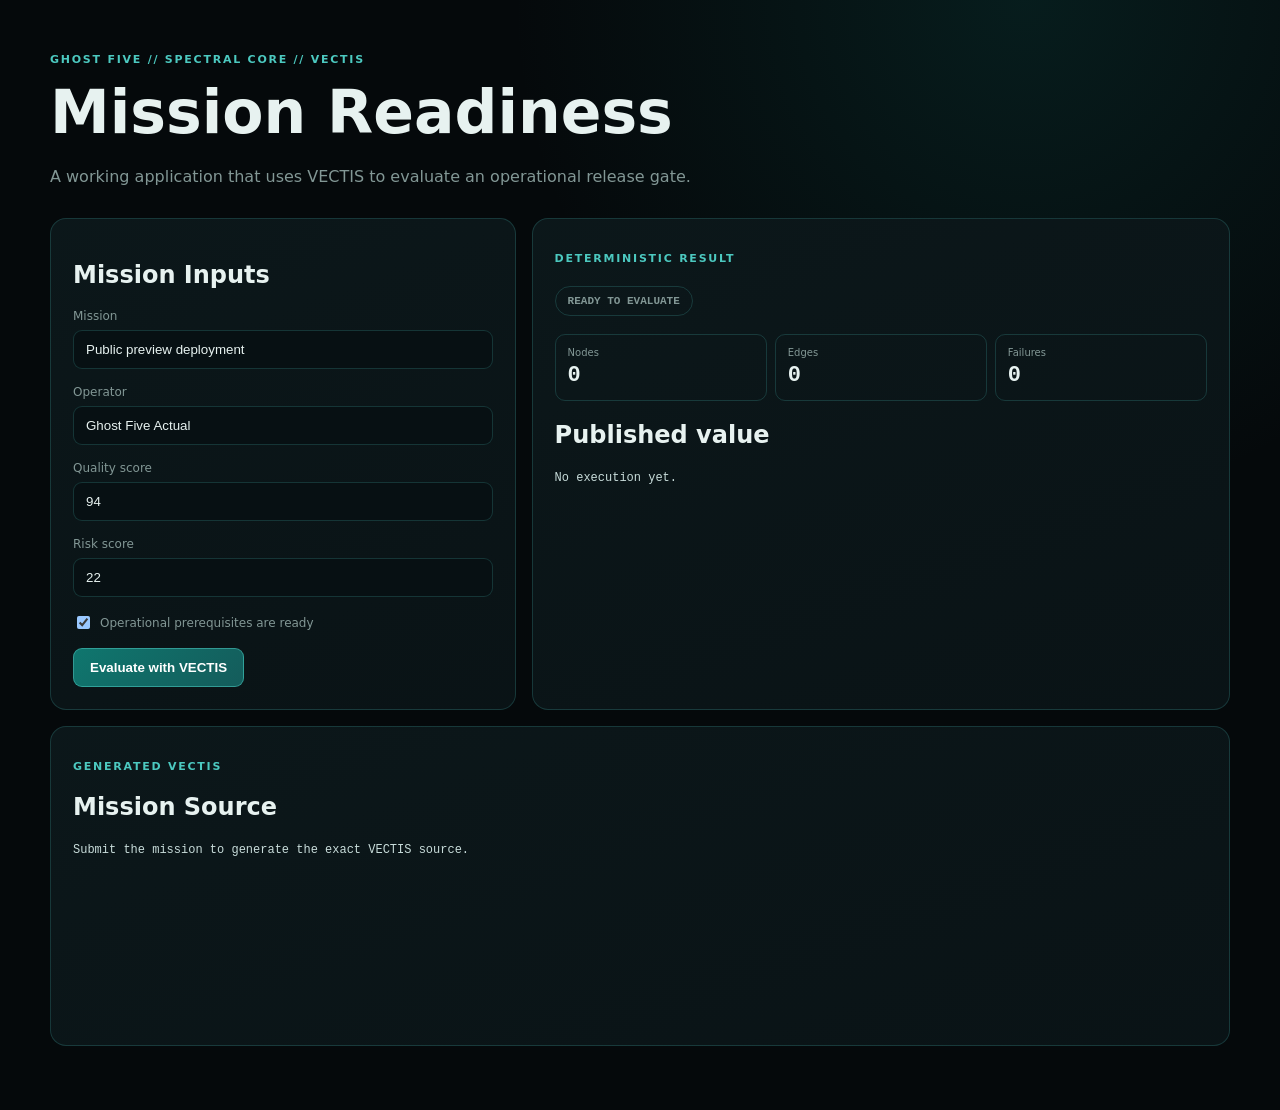
<file: src/vectis/demo_assets/index.html>
<!doctype html>
<!-- GHOST FIVE // SPECTRAL CORE // VECTIS | Mission Readiness demo application. -->
<html lang="en">
<head>
  <meta charset="utf-8">
  <meta name="viewport" content="width=device-width, initial-scale=1">
  <meta name="color-scheme" content="dark">
  <title>VECTIS Mission Readiness</title>
  <link rel="stylesheet" href="styles.css">
  <script src="app.js" defer></script>
</head>
<body>
  <main class="shell">
    <header class="masthead">
      <p class="brand">GHOST FIVE // SPECTRAL CORE // VECTIS</p>
      <h1>Mission Readiness</h1>
      <p class="lede">A working application that uses VECTIS to evaluate an operational release gate.</p>
    </header>

    <section class="grid">
      <form class="panel form-panel" id="readiness-form">
        <h2>Mission Inputs</h2>
        <label>Mission<input id="mission" value="Public preview deployment" required></label>
        <label>Operator<input id="operator" value="Ghost Five Actual" required></label>
        <label>Quality score<input id="quality" type="number" min="0" max="100" value="94" required></label>
        <label>Risk score<input id="risk" type="number" min="0" max="100" value="22" required></label>
        <label class="check"><input id="ready" type="checkbox" checked> Operational prerequisites are ready</label>
        <button type="submit">Evaluate with VECTIS</button>
      </form>

      <section class="panel result-panel" aria-live="polite">
        <p class="eyebrow">DETERMINISTIC RESULT</p>
        <div class="status" id="status">READY TO EVALUATE</div>
        <div class="metrics">
          <div><span>Nodes</span><strong id="nodes">0</strong></div>
          <div><span>Edges</span><strong id="edges">0</strong></div>
          <div><span>Failures</span><strong id="failures">0</strong></div>
        </div>
        <h2>Published value</h2>
        <pre id="published">No execution yet.</pre>
      </section>
    </section>

    <section class="panel source-panel">
      <div class="source-head">
        <div>
          <p class="eyebrow">GENERATED VECTIS</p>
          <h2>Mission Source</h2>
        </div>
      </div>
      <pre id="source">Submit the mission to generate the exact VECTIS source.</pre>
    </section>
  </main>
</body>
</html>
</file>
<file: src/vectis/demo_assets/styles.css>
/* GHOST FIVE // SPECTRAL CORE // VECTIS
 * Defines the Ghost Five visual system for the Mission Readiness demo.
 */
:root {
  color-scheme: dark;
  font-family: Inter, ui-sans-serif, system-ui, sans-serif;
  background: #05090b;
  color: #e7f2f0;
  --teal: #4cc9c0;
  --teal-deep: #0f766e;
  --line: rgba(76, 201, 192, 0.2);
  --panel: rgba(10, 20, 23, 0.95);
  --muted: #829795;
  --success: #63dba6;
  --danger: #ef7e7e;
}

* { box-sizing: border-box; }

body {
  margin: 0;
  min-height: 100vh;
  background:
    radial-gradient(circle at 80% 0%, rgba(15, 118, 110, 0.18), transparent 32rem),
    #05090b;
}

.shell {
  width: min(1180px, calc(100% - 32px));
  margin: 0 auto;
  padding: 42px 0 64px;
}

.masthead { margin-bottom: 28px; }
.brand, .eyebrow {
  color: var(--teal);
  font-size: 11px;
  font-weight: 800;
  letter-spacing: 0.16em;
}
h1 { margin: 6px 0 8px; font-size: clamp(34px, 5vw, 60px); }
.lede { max-width: 720px; color: var(--muted); line-height: 1.7; }

.grid {
  display: grid;
  grid-template-columns: minmax(300px, 0.8fr) minmax(360px, 1.2fr);
  gap: 16px;
}

.panel {
  border: 1px solid var(--line);
  border-radius: 16px;
  background: linear-gradient(160deg, rgba(12, 24, 27, 0.96), var(--panel));
  padding: 22px;
}

label {
  display: grid;
  gap: 7px;
  margin: 16px 0;
  color: var(--muted);
  font-size: 12px;
}

input {
  width: 100%;
  border: 1px solid var(--line);
  border-radius: 9px;
  background: #071013;
  color: #e7f2f0;
  padding: 11px 12px;
}

.check {
  grid-template-columns: auto 1fr;
  align-items: center;
}
.check input { width: auto; }

button {
  border: 1px solid rgba(76, 201, 192, 0.55);
  border-radius: 9px;
  background: linear-gradient(135deg, var(--teal-deep), #145c5b);
  color: white;
  font-weight: 750;
  padding: 11px 16px;
  cursor: pointer;
}

.status {
  display: inline-block;
  margin: 10px 0 18px;
  border: 1px solid var(--line);
  border-radius: 999px;
  padding: 8px 12px;
  color: var(--muted);
  font: 800 11px ui-monospace, monospace;
}
.status[data-state="success"] { color: var(--success); }
.status[data-state="failure"] { color: var(--danger); }

.metrics {
  display: grid;
  grid-template-columns: repeat(3, 1fr);
  gap: 8px;
}
.metrics div {
  border: 1px solid var(--line);
  border-radius: 10px;
  padding: 12px;
}
.metrics span {
  display: block;
  color: var(--muted);
  font-size: 10px;
}
.metrics strong {
  display: block;
  margin-top: 5px;
  font: 700 22px ui-monospace, monospace;
}

pre {
  overflow: auto;
  white-space: pre-wrap;
  color: #c8dcda;
  font: 12px/1.65 ui-monospace, Consolas, monospace;
}

.source-panel { margin-top: 16px; min-height: 320px; }

@media (max-width: 800px) {
  .grid { grid-template-columns: 1fr; }
}
</file>
